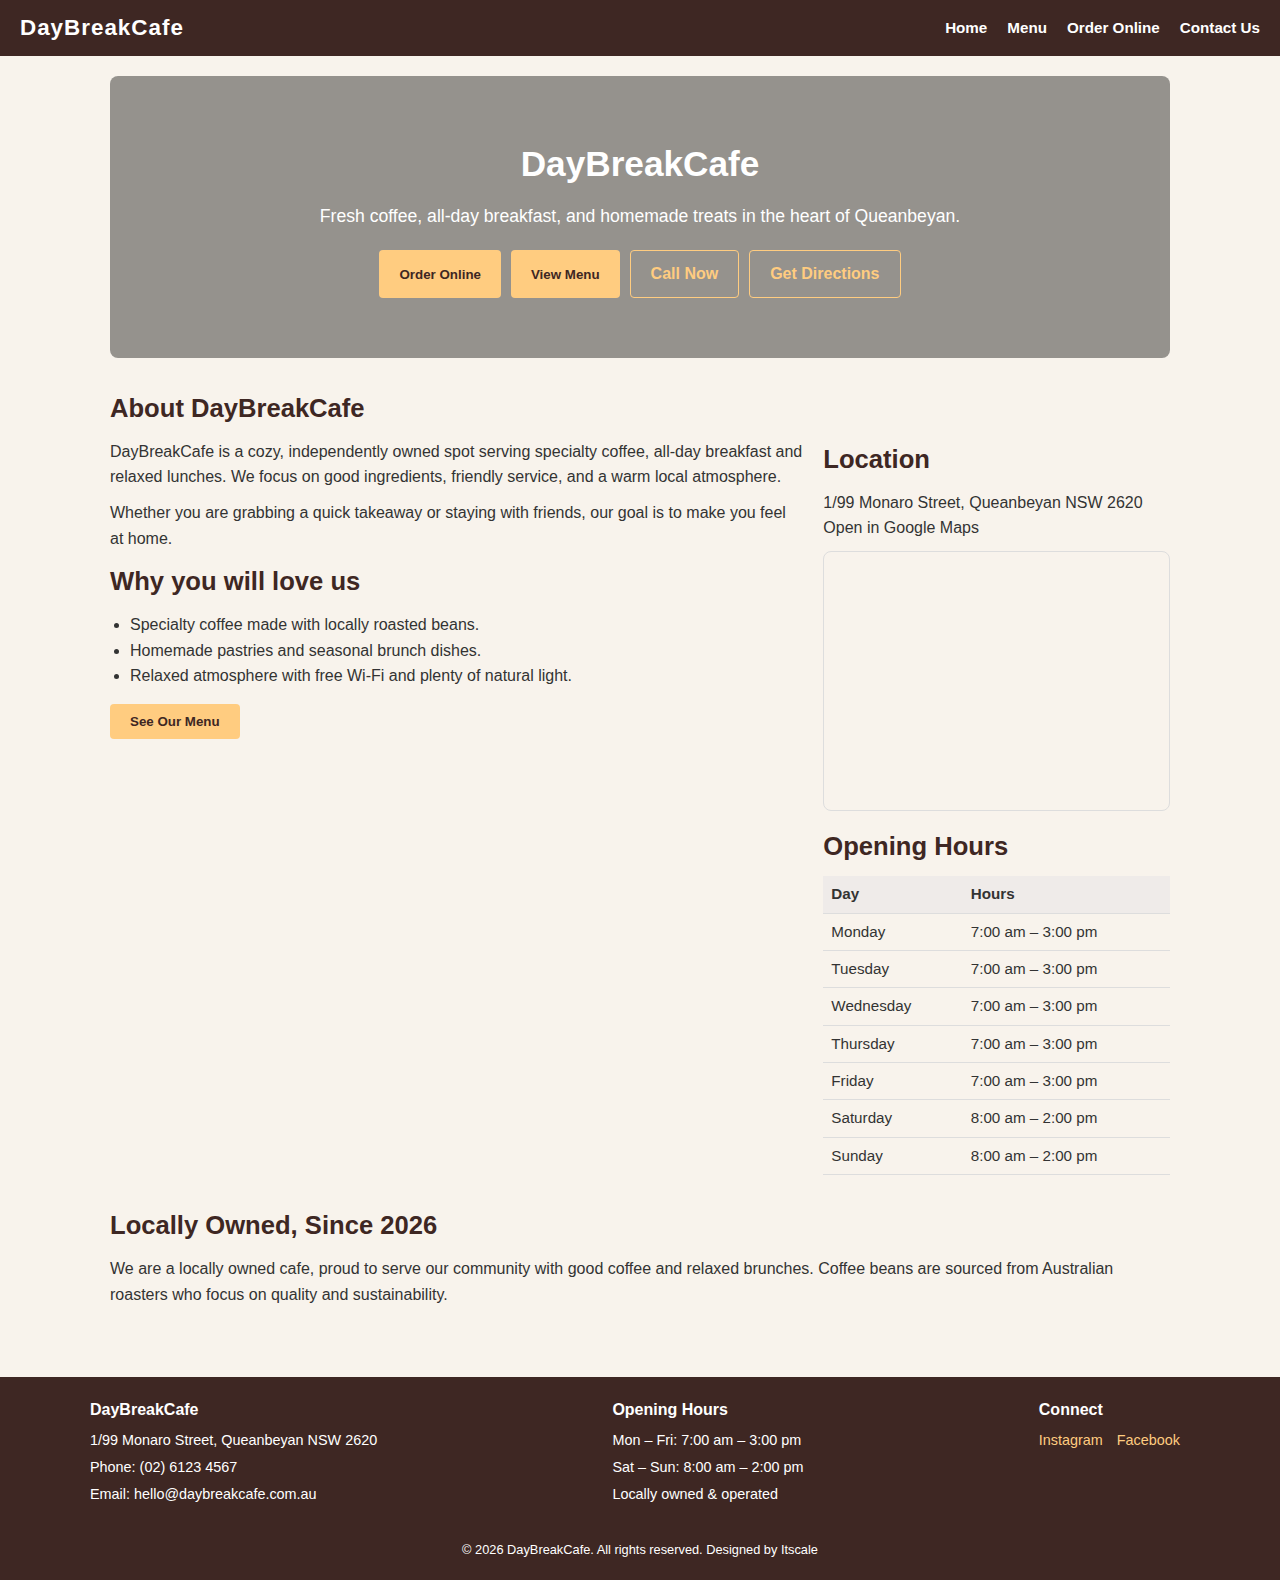
<file: index.html>
<!DOCTYPE html>
<html lang="en">
<head>
  <meta charset="UTF-8">
  <title>Fresh Coffee & Breakfast | DayBreakCafe</title>
  <meta name="description" content="DayBreakCafe in Queanbeyan – fresh coffee, all-day breakfast, and homemade treats in a relaxed local space. View our menu or get directions today.">
  <meta name="viewport" content="width=device-width, initial-scale=1.0">
  <link rel="stylesheet" href="css/reset.css">
  <link rel="stylesheet" href="css/style.css">
</head>
<body>

<header>
  <div class="logo">DayBreakCafe</div>
  <button class="nav-toggle" aria-label="Toggle navigation" onclick="toggleNav()">☰</button>
  <nav>
    <ul id="nav-menu">
      <li><a href="index.html">Home</a></li>
      <li><a href="menu.html">Menu</a></li>
      <li><a href="order.html">Order Online</a></li>
      <li><a href="contact.html">Contact Us</a></li>
    </ul>
  </nav>
</header>

<main>
  <section class="hero" aria-label="DayBreakCafe hero">
    <div class="hero-content">
      <h1>DayBreakCafe</h1>
      <p>Fresh coffee, all-day breakfast, and homemade treats in the heart of Queanbeyan.</p>

      <div class="hero-cta-row">
        <button class="btn" onclick="window.location.href='order.html'">
          Order Online
        </button>
        <button class="btn" onclick="window.location.href='menu.html'">
          View Menu
        </button>
        <a class="btn btn-outline" href="tel:+61261234567">
          Call Now
        </a>
        <a class="btn btn-outline" href="https://www.google.com/maps/place/1%2F99+Monaro+St,+Queanbeyan+NSW+2620" target="_blank" rel="noopener">
          Get Directions
        </a>
      </div>
    </div>
  </section>

  <section>
    <h2>About DayBreakCafe</h2>
    <div class="about-grid">
      <div>
        <p class="section-text">
          DayBreakCafe is a cozy, independently owned spot serving specialty coffee, all-day breakfast and relaxed lunches.
          We focus on good ingredients, friendly service, and a warm local atmosphere.
        </p>
        <p class="section-text">
          Whether you are grabbing a quick takeaway or staying with friends, our goal is to make you feel at home.
        </p>

        <h2>Why you will love us</h2>
        <ul class="usp-list">
          <li>Specialty coffee made with locally roasted beans.</li>
          <li>Homemade pastries and seasonal brunch dishes.</li>
          <li>Relaxed atmosphere with free Wi‑Fi and plenty of natural light.</li>
        </ul>

        <button class="btn" style="margin-top:15px;" onclick="window.location.href='menu.html'">
          See Our Menu
        </button>
      </div>

      <div>
        <h2>Location</h2>
        <p>1/99 Monaro Street, Queanbeyan NSW 2620</p>
        <p>
          <a href="https://www.google.com/maps/place/1%2F99+Monaro+St,+Queanbeyan+NSW+2620" target="_blank" rel="noopener">
            Open in Google Maps
          </a>
        </p>
        <div class="map-container" aria-label="Map showing approximate location of DayBreakCafe">
          <iframe
            src="https://www.google.com/maps?q=1%2F99+Monaro+St,+Queanbeyan+NSW+2620&output=embed"
            loading="lazy"
            referrerpolicy="no-referrer-when-downgrade"
            title="DayBreakCafe on Google Maps">
          </iframe>
        </div>

        <h2 style="margin-top:15px;">Opening Hours</h2>
        <table class="hours-table">
          <tr><th>Day</th><th>Hours</th></tr>
          <tr><td>Monday</td><td>7:00 am – 3:00 pm</td></tr>
          <tr><td>Tuesday</td><td>7:00 am – 3:00 pm</td></tr>
          <tr><td>Wednesday</td><td>7:00 am – 3:00 pm</td></tr>
          <tr><td>Thursday</td><td>7:00 am – 3:00 pm</td></tr>
          <tr><td>Friday</td><td>7:00 am – 3:00 pm</td></tr>
          <tr><td>Saturday</td><td>8:00 am – 2:00 pm</td></tr>
          <tr><td>Sunday</td><td>8:00 am – 2:00 pm</td></tr>
        </table>
      </div>
    </div>
  </section>

  <section aria-label="Customer trust">
    <h2>Locally Owned, Since 2026</h2>
    <p class="section-text">
      We are a locally owned cafe, proud to serve our community with good coffee and relaxed brunches.
      Coffee beans are sourced from Australian roasters who focus on quality and sustainability.
    </p>
    
  </section>
</main>

<footer>
  <div class="footer-inner">
    <div class="footer-section">
      <h3>DayBreakCafe</h3>
      <p>1/99 Monaro Street, Queanbeyan NSW 2620</p>
      <p>Phone: <a href="tel:+61261234567">(02) 6123 4567</a></p>
      <p>Email: <a href="mailto:hello@daybreakcafe.com.au">hello@daybreakcafe.com.au</a></p>
    </div>
    <div class="footer-section">
      <h3>Opening Hours</h3>
      <p>Mon – Fri: 7:00 am – 3:00 pm</p>
      <p>Sat – Sun: 8:00 am – 2:00 pm</p>
      <p>Locally owned &amp; operated</p>
    </div>
    <div class="footer-section">
      <h3>Connect</h3>
      <div class="social-links">
        <a href="#" target="_blank" rel="noopener">Instagram</a>
        <a href="#" target="_blank" rel="noopener">Facebook</a>
      </div>
    </div>
    <div class="footer-bottom">
      © 2026 DayBreakCafe. All rights reserved.
      <a href="https://itscale.com.au/" target="_blank" rel="noopener">Designed by Itscale</a>
    </div>
      
      
  
  </div>
</footer>

<script>
  function toggleNav() {
    var menu = document.getElementById('nav-menu');
    menu.classList.toggle('show');
  }
</script>

</body>
</html>
</file>
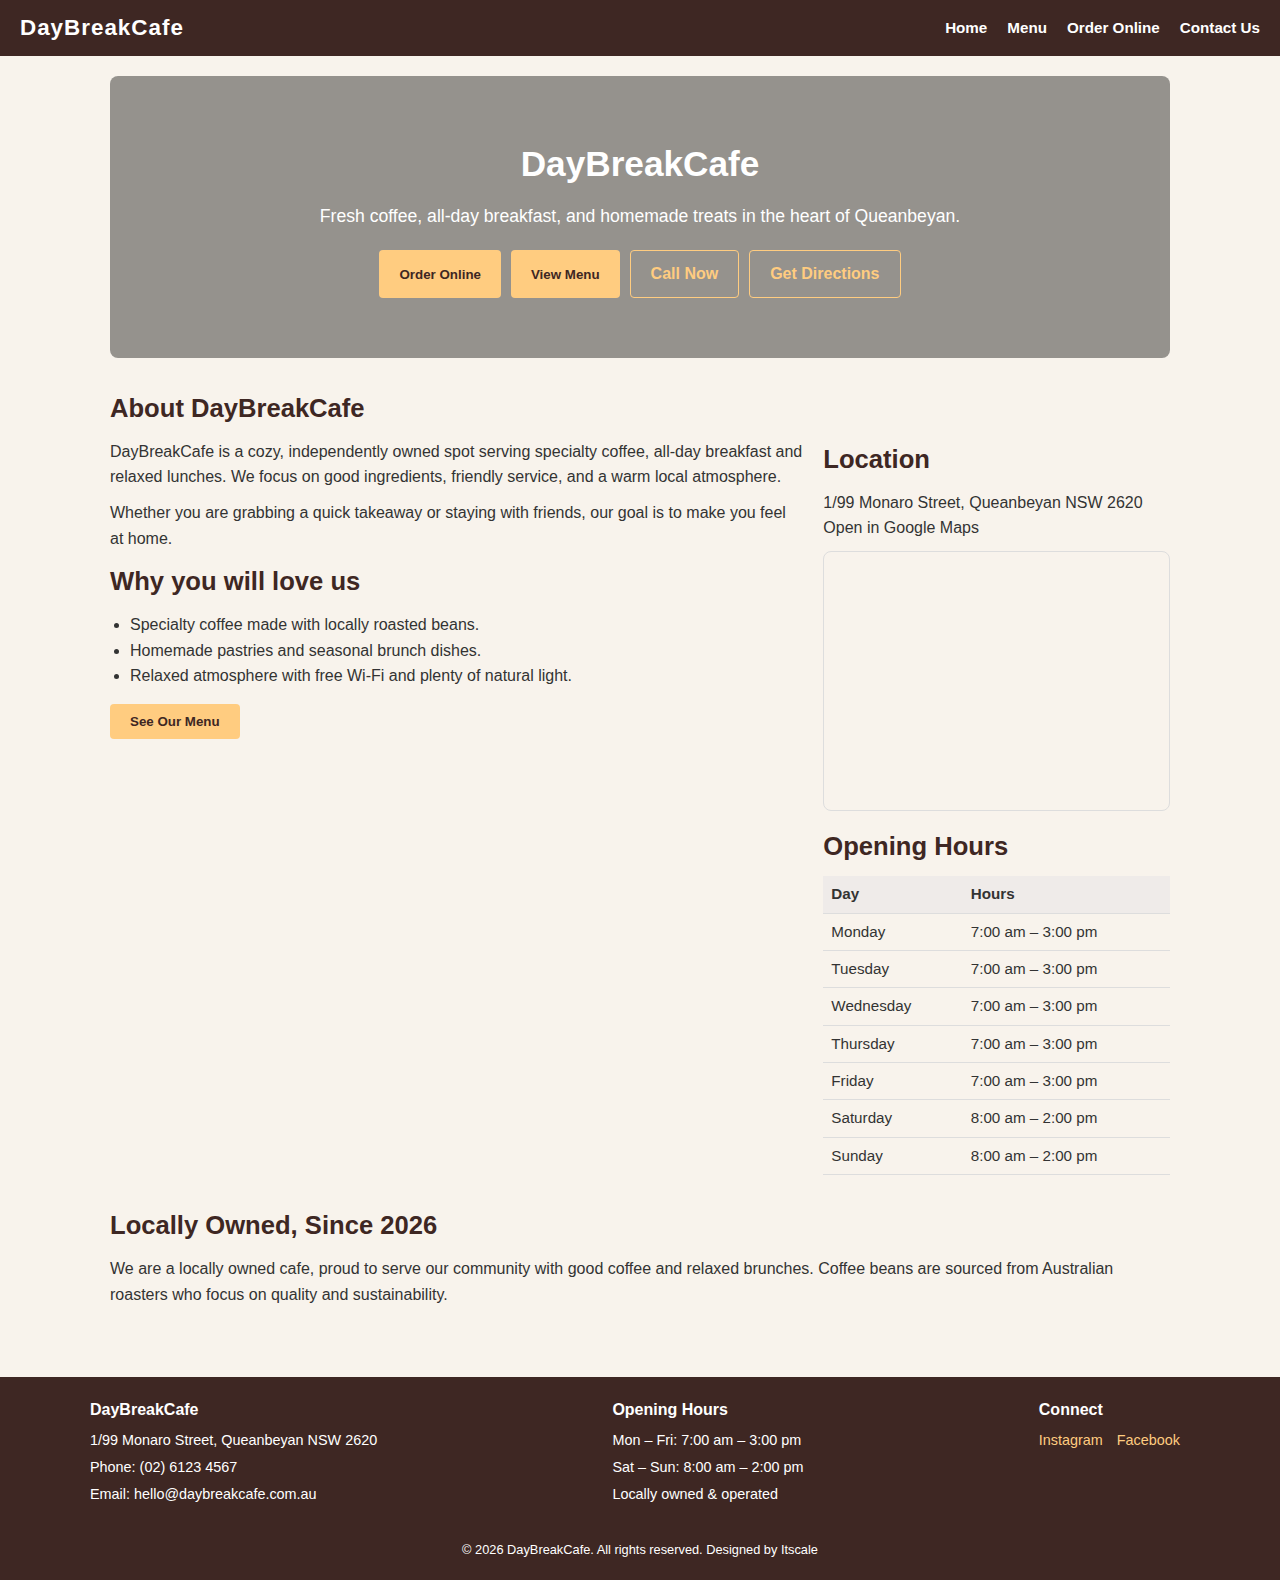
<file: admin.html>
<!DOCTYPE html>
<html lang="en">
<head>
<meta charset="UTF-8">
<title>Admin | DayBreak Cafe Orders</title>
<meta name="viewport" content="width=device-width, initial-scale=1.0">
<link rel="stylesheet" href="css/reset.css">
<link rel="stylesheet" href="css/style.css">
<style>
body { font-family: Arial, sans-serif; padding: 20px; background:#f9fafb; }
h2 { margin-bottom: 20px; }
.card { background: #fff; padding: 20px; border-radius: 12px; box-shadow: 0 4px 12px rgba(0,0,0,0.05); margin-bottom: 20px; }
button { background: #ef4444; color: #fff; border: none; padding: 5px 12px; border-radius: 6px; cursor: pointer; }
button:hover { background: #b91c1c; }
table { width: 100%; border-collapse: collapse; margin-top: 10px; }
th, td { border: 1px solid #ddd; padding: 8px; text-align: left; }
th { background: #f3f4f6; }
</style>
</head>
<body>

<h2>DayBreak Cafe - Admin Orders</h2>

<div class="card" id="ordersSection">
  <table>
    <thead>
      <tr>
        <th>Order #</th>
        <th>Name</th>
        <th>Phone</th>
        <th>Items</th>
        <th>Total</th>
        <th>Time</th>
        <th>Status</th>
        <th>Action</th>
      </tr>
    </thead>
    <tbody id="ordersTable"></tbody>
  </table>
</div>

<script>
// Basic Password Security
const password = prompt("Enter Admin Password:");
if(password !== "DayBreak123") { alert("Wrong password!"); window.location.href="index.html"; }

// Load orders from localStorage
function loadOrders() {
  const orders = JSON.parse(localStorage.getItem("daybreakOrders"))||[];
  const tbody = document.getElementById("ordersTable");
  tbody.innerHTML = "";
  orders.forEach((order,index) => {
    tbody.innerHTML += `
      <tr>
        <td>${order.orderNumber}</td>
        <td>${order.customerName}</td>
        <td>${order.customerPhone}</td>
        <td>${order.items.map(i=>i.name+" ($"+i.price.toFixed(2)+")").join(", ")}</td>
        <td>$${order.total.toFixed(2)}</td>
        <td>${order.time}</td>
        <td>${order.status}</td>
        <td><button onclick="deleteOrder(${index})">Delete</button></td>
      </tr>
    `;
  });
}

function deleteOrder(index){
  const orders = JSON.parse(localStorage.getItem("daybreakOrders"))||[];
  orders.splice(index,1);
  localStorage.setItem("daybreakOrders",JSON.stringify(orders));
  loadOrders();
}

loadOrders();
</script>
</body>
</html>
</file>
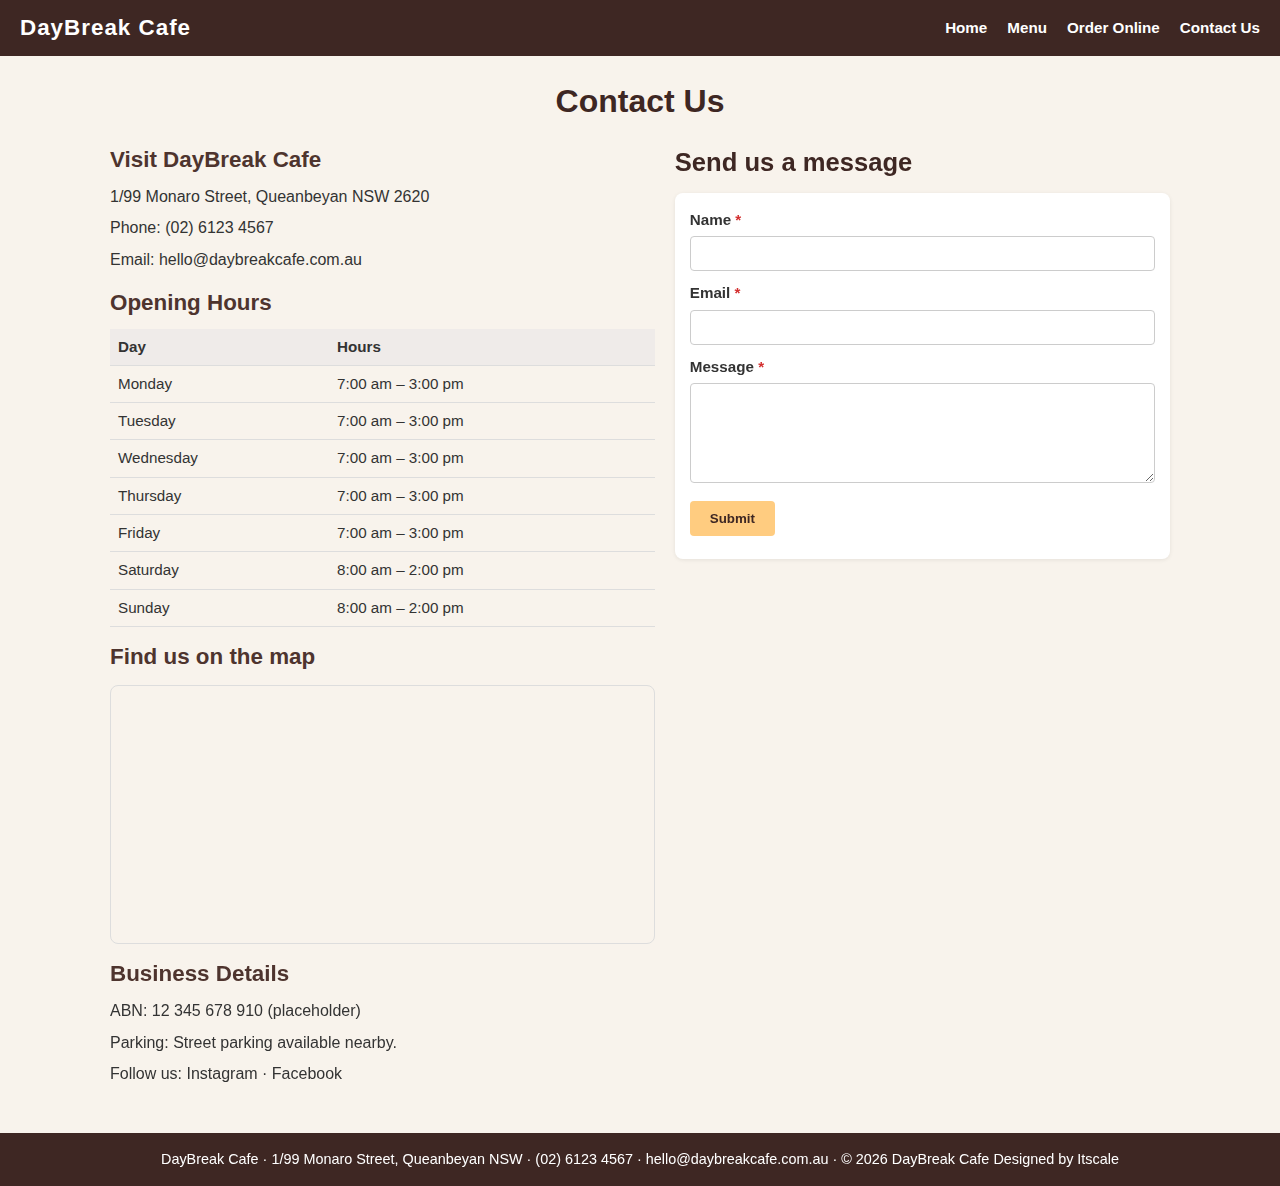
<file: contact.html>
<!DOCTYPE html>
<html lang="en">
<head>
  <meta charset="UTF-8">
  <title>Contact Us | DayBreakCafe</title>
  <meta name="description" content="Contact DayBreak Cafe in Queanbeyan – get in touch, check our opening hours, or find us on the map.">
  <meta name="viewport" content="width=device-width, initial-scale=1.0">
  <link rel="stylesheet" href="css/reset.css">
  <link rel="stylesheet" href="css/style.css">
  <link rel="stylesheet" href="css/contact.css">
</head>
<body>

<header>
  <div class="logo">DayBreak Cafe</div>
  <button class="nav-toggle" aria-label="Toggle navigation" onclick="toggleNav()">☰</button>
  <nav>
    <ul id="nav-menu">
      <li><a href="index.html">Home</a></li>
      <li><a href="menu.html">Menu</a></li>
      <li><a href="order.html">Order Online</a></li>
      <li><a href="contact.html">Contact Us</a></li>
    </ul>
  </nav>
</header>

<main>
  <h1>Contact Us</h1>

  <div class="contact-grid">
    <!-- Contact info + map -->
    <div class="info-block">
      <h2>Visit DayBreak Cafe</h2>
      <p>1/99 Monaro Street, Queanbeyan NSW 2620</p>
      <p>Phone: <a href="tel:+61261234567">(02) 6123 4567</a></p>
      <p>Email: <a href="mailto:hello@daybreakcafe.com.au">hello@daybreakcafe.com.au</a></p>

      <h2 style="margin-top:12px;">Opening Hours</h2>
      <table class="hours-table">
        <tr><th>Day</th><th>Hours</th></tr>
        <tr><td>Monday</td><td>7:00 am – 3:00 pm</td></tr>
        <tr><td>Tuesday</td><td>7:00 am – 3:00 pm</td></tr>
        <tr><td>Wednesday</td><td>7:00 am – 3:00 pm</td></tr>
        <tr><td>Thursday</td><td>7:00 am – 3:00 pm</td></tr>
        <tr><td>Friday</td><td>7:00 am – 3:00 pm</td></tr>
        <tr><td>Saturday</td><td>8:00 am – 2:00 pm</td></tr>
        <tr><td>Sunday</td><td>8:00 am – 2:00 pm</td></tr>
      </table>

      <h2 style="margin-top:12px;">Find us on the map</h2>
      <div class="map-container" aria-label="Map showing DayBreak Cafe">
        <iframe
          src="https://www.google.com/maps?q=1%2F99+Monaro+St,+Queanbeyan+NSW+2620&output=embed"
          loading="lazy"
          referrerpolicy="no-referrer-when-downgrade"
          title="DayBreak Cafe on Google Maps">
        </iframe>
      </div>

      <h2 style="margin-top:12px;">Business Details</h2>
      <p>ABN: 12 345 678 910 (placeholder)</p>
      <p>Parking: Street parking available nearby.</p>
      <p>
        Follow us:
        <a href="#" target="_blank" rel="noopener">Instagram</a> ·
        <a href="#" target="_blank" rel="noopener">Facebook</a>
      </p>
    </div>

    <!-- Contact form -->
    <div>
      <h2>Send us a message</h2>
      <form id="contact-form" novalidate>
        <label for="name">Name <span class="required">*</span></label>
        <input type="text" id="name" name="name" aria-required="true">

        <label for="email">Email <span class="required">*</span></label>
        <input type="email" id="email" name="email" aria-required="true">

        <label for="message">Message <span class="required">*</span></label>
        <textarea id="message" name="message" aria-required="true"></textarea>

        <button type="submit" class="btn">Submit</button>
        <div id="form-message" class="form-message" aria-live="polite"></div>
      </form>
    </div>
  </div>
</main>

<footer>
  DayBreak Cafe · 1/99 Monaro Street, Queanbeyan NSW ·
  <a href="tel:+61261234567">(02) 6123 4567</a> ·
  <a href="mailto:hello@daybreakcafe.com.au">hello@daybreakcafe.com.au</a> ·
  © 2026 DayBreak Cafe
  <a href="https://itscale.com.au/" target="_blank" rel="noopener">Designed by Itscale</a>
</footer>

<script>
  function toggleNav() {
    var menu = document.getElementById('nav-menu');
    menu.classList.toggle('show');
  }

  // Simple client-side form validation + success message
  document.getElementById('contact-form').addEventListener('submit', function (e) {
    e.preventDefault();

    var name = document.getElementById('name').value.trim();
    var email = document.getElementById('email').value.trim();
    var message = document.getElementById('message').value.trim();
    var msgBox = document.getElementById('form-message');

    msgBox.textContent = '';
    msgBox.className = 'form-message';

    if (!name || !email || !message) {
      msgBox.textContent = 'Please fill in all required fields.';
      msgBox.classList.add('error');
      return;
    }

    var emailPattern = /^[^@\s]+@[^@\s]+\.[^@\s]+$/;
    if (!emailPattern.test(email)) {
      msgBox.textContent = 'Please enter a valid email address.';
      msgBox.classList.add('error');
      return;
    }

    // Simulate success – in production, hook this up to a backend or email service
    msgBox.textContent = 'Thank you for your message. We will get back to you soon.';
    msgBox.classList.add('success');

    // Optionally clear the form
    document.getElementById('name').value = '';
    document.getElementById('email').value = '';
    document.getElementById('message').value = '';
  });
</script>

</body>
</html>
</file>
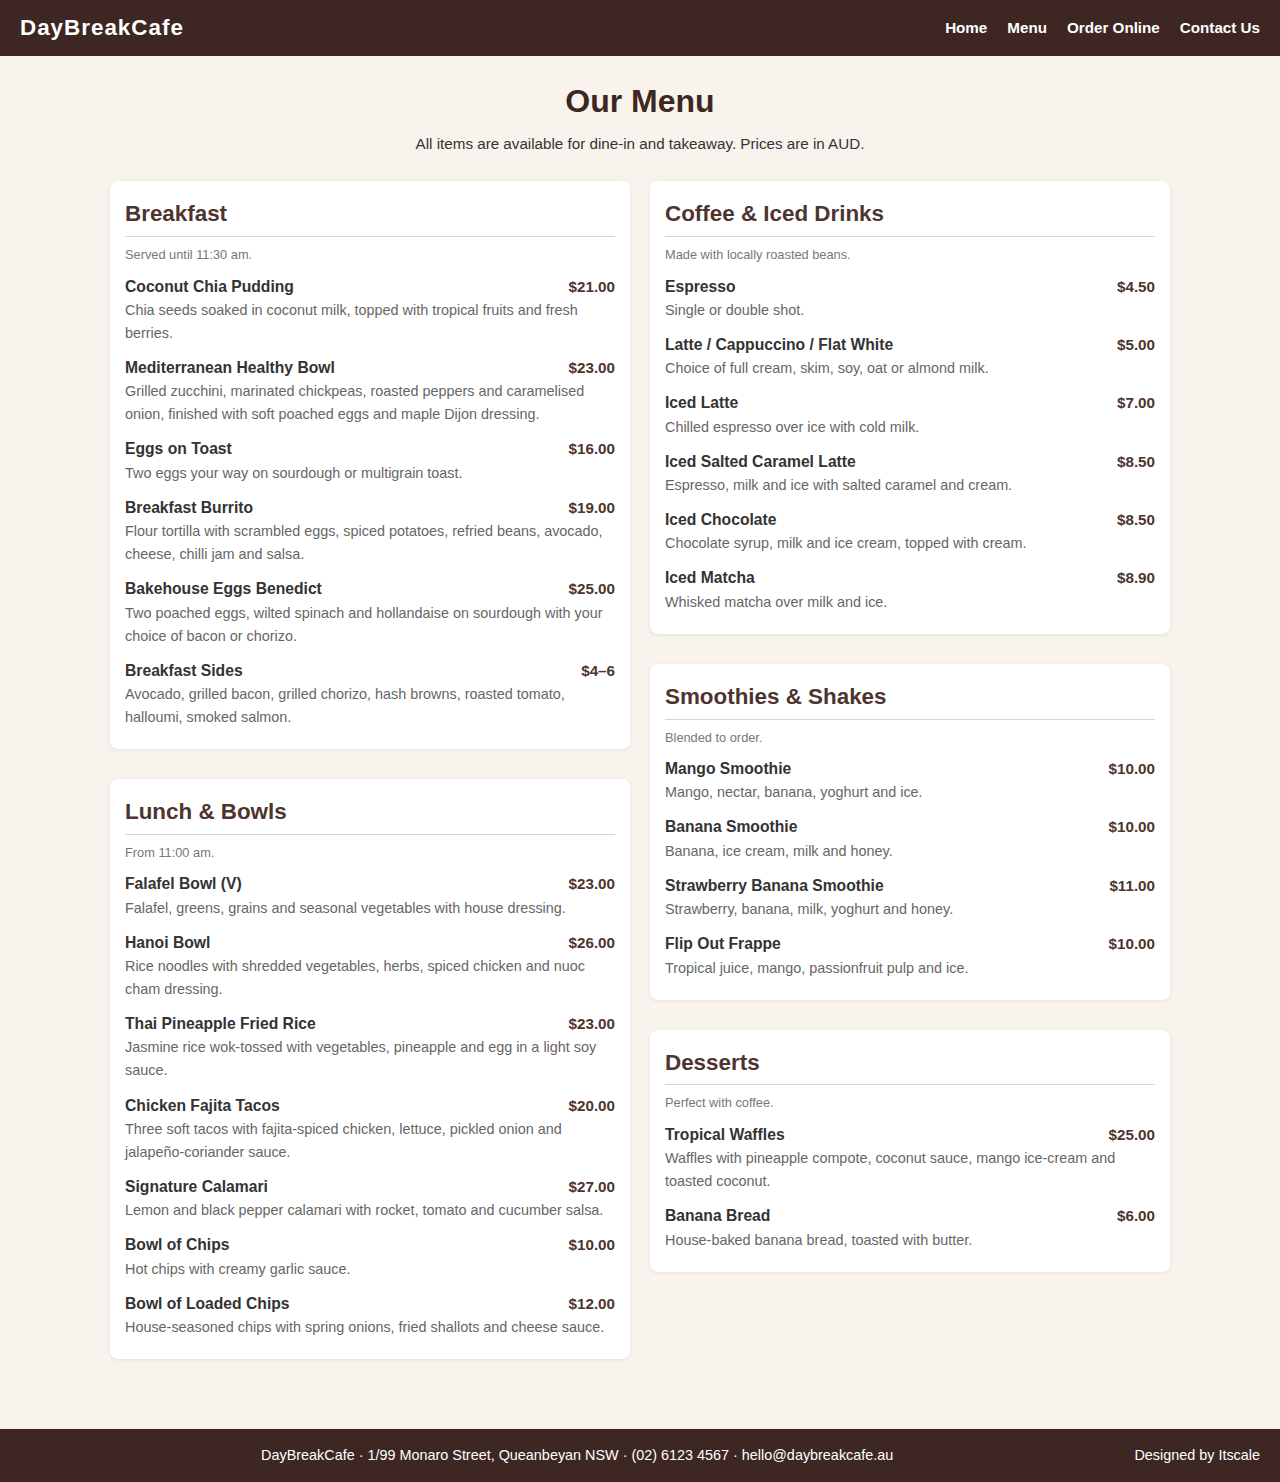
<file: menu.html>
<!DOCTYPE html>
<html lang="en">
<head>
  <meta charset="UTF-8">
  <title>Menu | DayBreakCafe</title>
  <meta name="description" content="DayBreakCafe menu – specialty coffee, breakfast, lunch and drinks in Queanbeyan.">
  <meta name="viewport" content="width=device-width, initial-scale=1.0">
  <link rel="stylesheet" href="css/reset.css">
  <link rel="stylesheet" href="css/style.css">
  <link rel="stylesheet" href="css/menu.css">
</head>

<body>

<header>
  <div class="logo">DayBreakCafe</div>
  <div class="nav-toggle" onclick="toggleNav()">☰</div>
  <nav>
    <ul id="nav-menu">
      <li><a href="index.html">Home</a></li>
      <li><a href="menu.html">Menu</a></li>
      <li><a href="order.html">Order Online</a></li>
      <li><a href="contact.html">Contact Us</a></li>
    </ul>
  </nav>
</header>

<main>
  <h1>Our Menu</h1>
  <p class="intro">All items are available for dine‑in and takeaway. Prices are in AUD.</p>

  <div class="menu-grid">

    <!-- LEFT COLUMN: Breakfast + Lunch -->
    <div>
      <!-- Breakfast -->
      <section class="menu-section">
        <h2>Breakfast</h2>
        <small>Served until 11:30 am.</small>

        <div class="menu-item">
          <div class="menu-item-header">
            <span class="item-name">Coconut Chia Pudding</span>
            <span class="item-price">$21.00</span>
          </div>
          <p class="item-desc">
            Chia seeds soaked in coconut milk, topped with tropical fruits and fresh berries.
          </p>
        </div>

        <div class="menu-item">
          <div class="menu-item-header">
            <span class="item-name">Mediterranean Healthy Bowl</span>
            <span class="item-price">$23.00</span>
          </div>
          <p class="item-desc">
            Grilled zucchini, marinated chickpeas, roasted peppers and caramelised onion, finished with soft poached eggs and maple Dijon dressing.
          </p>
        </div>

        <div class="menu-item">
          <div class="menu-item-header">
            <span class="item-name">Eggs on Toast</span>
            <span class="item-price">$16.00</span>
          </div>
          <p class="item-desc">
            Two eggs your way on sourdough or multigrain toast.
          </p>
        </div>

        <div class="menu-item">
          <div class="menu-item-header">
            <span class="item-name">Breakfast Burrito</span>
            <span class="item-price">$19.00</span>
          </div>
          <p class="item-desc">
            Flour tortilla with scrambled eggs, spiced potatoes, refried beans, avocado, cheese, chilli jam and salsa.
          </p>
        </div>

        <div class="menu-item">
          <div class="menu-item-header">
            <span class="item-name">Bakehouse Eggs Benedict</span>
            <span class="item-price">$25.00</span>
          </div>
          <p class="item-desc">
            Two poached eggs, wilted spinach and hollandaise on sourdough with your choice of bacon or chorizo.
          </p>
        </div>

        <div class="menu-item">
          <div class="menu-item-header">
            <span class="item-name">Breakfast Sides</span>
            <span class="item-price">$4–6</span>
          </div>
          <p class="item-desc">
            Avocado, grilled bacon, grilled chorizo, hash browns, roasted tomato, halloumi, smoked salmon.
          </p>
        </div>
      </section>

      <!-- Lunch & Bowls -->
      <section class="menu-section">
        <h2>Lunch &amp; Bowls</h2>
        <small>From 11:00 am.</small>

        <div class="menu-item">
          <div class="menu-item-header">
            <span class="item-name">Falafel Bowl (V)</span>
            <span class="item-price">$23.00</span>
          </div>
          <p class="item-desc">
            Falafel, greens, grains and seasonal vegetables with house dressing.
          </p>
        </div>

        <div class="menu-item">
          <div class="menu-item-header">
            <span class="item-name">Hanoi Bowl</span>
            <span class="item-price">$26.00</span>
          </div>
          <p class="item-desc">
            Rice noodles with shredded vegetables, herbs, spiced chicken and nuoc cham dressing.
          </p>
        </div>

        <div class="menu-item">
          <div class="menu-item-header">
            <span class="item-name">Thai Pineapple Fried Rice</span>
            <span class="item-price">$23.00</span>
          </div>
          <p class="item-desc">
            Jasmine rice wok‑tossed with vegetables, pineapple and egg in a light soy sauce.
          </p>
        </div>

        <div class="menu-item">
          <div class="menu-item-header">
            <span class="item-name">Chicken Fajita Tacos</span>
            <span class="item-price">$20.00</span>
          </div>
          <p class="item-desc">
            Three soft tacos with fajita‑spiced chicken, lettuce, pickled onion and jalapeño‑coriander sauce.
          </p>
        </div>

        <div class="menu-item">
          <div class="menu-item-header">
            <span class="item-name">Signature Calamari</span>
            <span class="item-price">$27.00</span>
          </div>
          <p class="item-desc">
            Lemon and black pepper calamari with rocket, tomato and cucumber salsa.
          </p>
        </div>

        <div class="menu-item">
          <div class="menu-item-header">
            <span class="item-name">Bowl of Chips</span>
            <span class="item-price">$10.00</span>
          </div>
          <p class="item-desc">
            Hot chips with creamy garlic sauce.
          </p>
        </div>

        <div class="menu-item">
          <div class="menu-item-header">
            <span class="item-name">Bowl of Loaded Chips</span>
            <span class="item-price">$12.00</span>
          </div>
          <p class="item-desc">
            House‑seasoned chips with spring onions, fried shallots and cheese sauce.
          </p>
        </div>
      </section>
    </div>

    <!-- RIGHT COLUMN: Coffee + Smoothies + Desserts -->
    <div>
      <!-- Coffee & Iced Drinks -->
      <section class="menu-section">
        <h2>Coffee &amp; Iced Drinks</h2>
        <small>Made with locally roasted beans.</small>

        <div class="menu-item">
          <div class="menu-item-header">
            <span class="item-name">Espresso</span>
            <span class="item-price">$4.50</span>
          </div>
          <p class="item-desc">Single or double shot.</p>
        </div>

        <div class="menu-item">
          <div class="menu-item-header">
            <span class="item-name">Latte / Cappuccino / Flat White</span>
            <span class="item-price">$5.00</span>
          </div>
          <p class="item-desc">
            Choice of full cream, skim, soy, oat or almond milk.
          </p>
        </div>

        <div class="menu-item">
          <div class="menu-item-header">
            <span class="item-name">Iced Latte</span>
            <span class="item-price">$7.00</span>
          </div>
          <p class="item-desc">
            Chilled espresso over ice with cold milk.
          </p>
        </div>

        <div class="menu-item">
          <div class="menu-item-header">
            <span class="item-name">Iced Salted Caramel Latte</span>
            <span class="item-price">$8.50</span>
          </div>
          <p class="item-desc">
            Espresso, milk and ice with salted caramel and cream.
          </p>
        </div>

        <div class="menu-item">
          <div class="menu-item-header">
            <span class="item-name">Iced Chocolate</span>
            <span class="item-price">$8.50</span>
          </div>
          <p class="item-desc">
            Chocolate syrup, milk and ice cream, topped with cream.
          </p>
        </div>

        <div class="menu-item">
          <div class="menu-item-header">
            <span class="item-name">Iced Matcha</span>
            <span class="item-price">$8.90</span>
          </div>
          <p class="item-desc">
            Whisked matcha over milk and ice.
          </p>
        </div>
      </section>

      <!-- Smoothies & Shakes -->
      <section class="menu-section">
        <h2>Smoothies &amp; Shakes</h2>
        <small>Blended to order.</small>

        <div class="menu-item">
          <div class="menu-item-header">
            <span class="item-name">Mango Smoothie</span>
            <span class="item-price">$10.00</span>
          </div>
          <p class="item-desc">
            Mango, nectar, banana, yoghurt and ice.
          </p>
        </div>

        <div class="menu-item">
          <div class="menu-item-header">
            <span class="item-name">Banana Smoothie</span>
            <span class="item-price">$10.00</span>
          </div>
          <p class="item-desc">
            Banana, ice cream, milk and honey.
          </p>
        </div>

        <div class="menu-item">
          <div class="menu-item-header">
            <span class="item-name">Strawberry Banana Smoothie</span>
            <span class="item-price">$11.00</span>
          </div>
          <p class="item-desc">
            Strawberry, banana, milk, yoghurt and honey.
          </p>
        </div>

        <div class="menu-item">
          <div class="menu-item-header">
            <span class="item-name">Flip Out Frappe</span>
            <span class="item-price">$10.00</span>
          </div>
          <p class="item-desc">
            Tropical juice, mango, passionfruit pulp and ice.
          </p>
        </div>
      </section>

      <!-- Desserts -->
      <section class="menu-section">
        <h2>Desserts</h2>
        <small>Perfect with coffee.</small>

        <div class="menu-item">
          <div class="menu-item-header">
            <span class="item-name">Tropical Waffles</span>
            <span class="item-price">$25.00</span>
          </div>
          <p class="item-desc">
            Waffles with pineapple compote, coconut sauce, mango ice‑cream and toasted coconut.
          </p>
        </div>

        <div class="menu-item">
          <div class="menu-item-header">
            <span class="item-name">Banana Bread</span>
            <span class="item-price">$6.00</span>
          </div>
          <p class="item-desc">
            House‑baked banana bread, toasted with butter.
          </p>
        </div>
      </section>
    </div>
  </div>
</main>

<footer>
  DayBreakCafe · 1/99 Monaro Street, Queanbeyan NSW · (02) 6123 4567 ·
  <a href="mailto:hello@daybreakcafe.com.au">hello@daybreakcafe.au</a>
  <a href="https://itscale.com.au/" target="_blank" rel="noopener" style="float: right;">Designed by Itscale</a>
</footer>

<script>
  function toggleNav() {
    var menu = document.getElementById('nav-menu');
    menu.classList.toggle('show');
  }
</script>

</body>
</html>
</file>
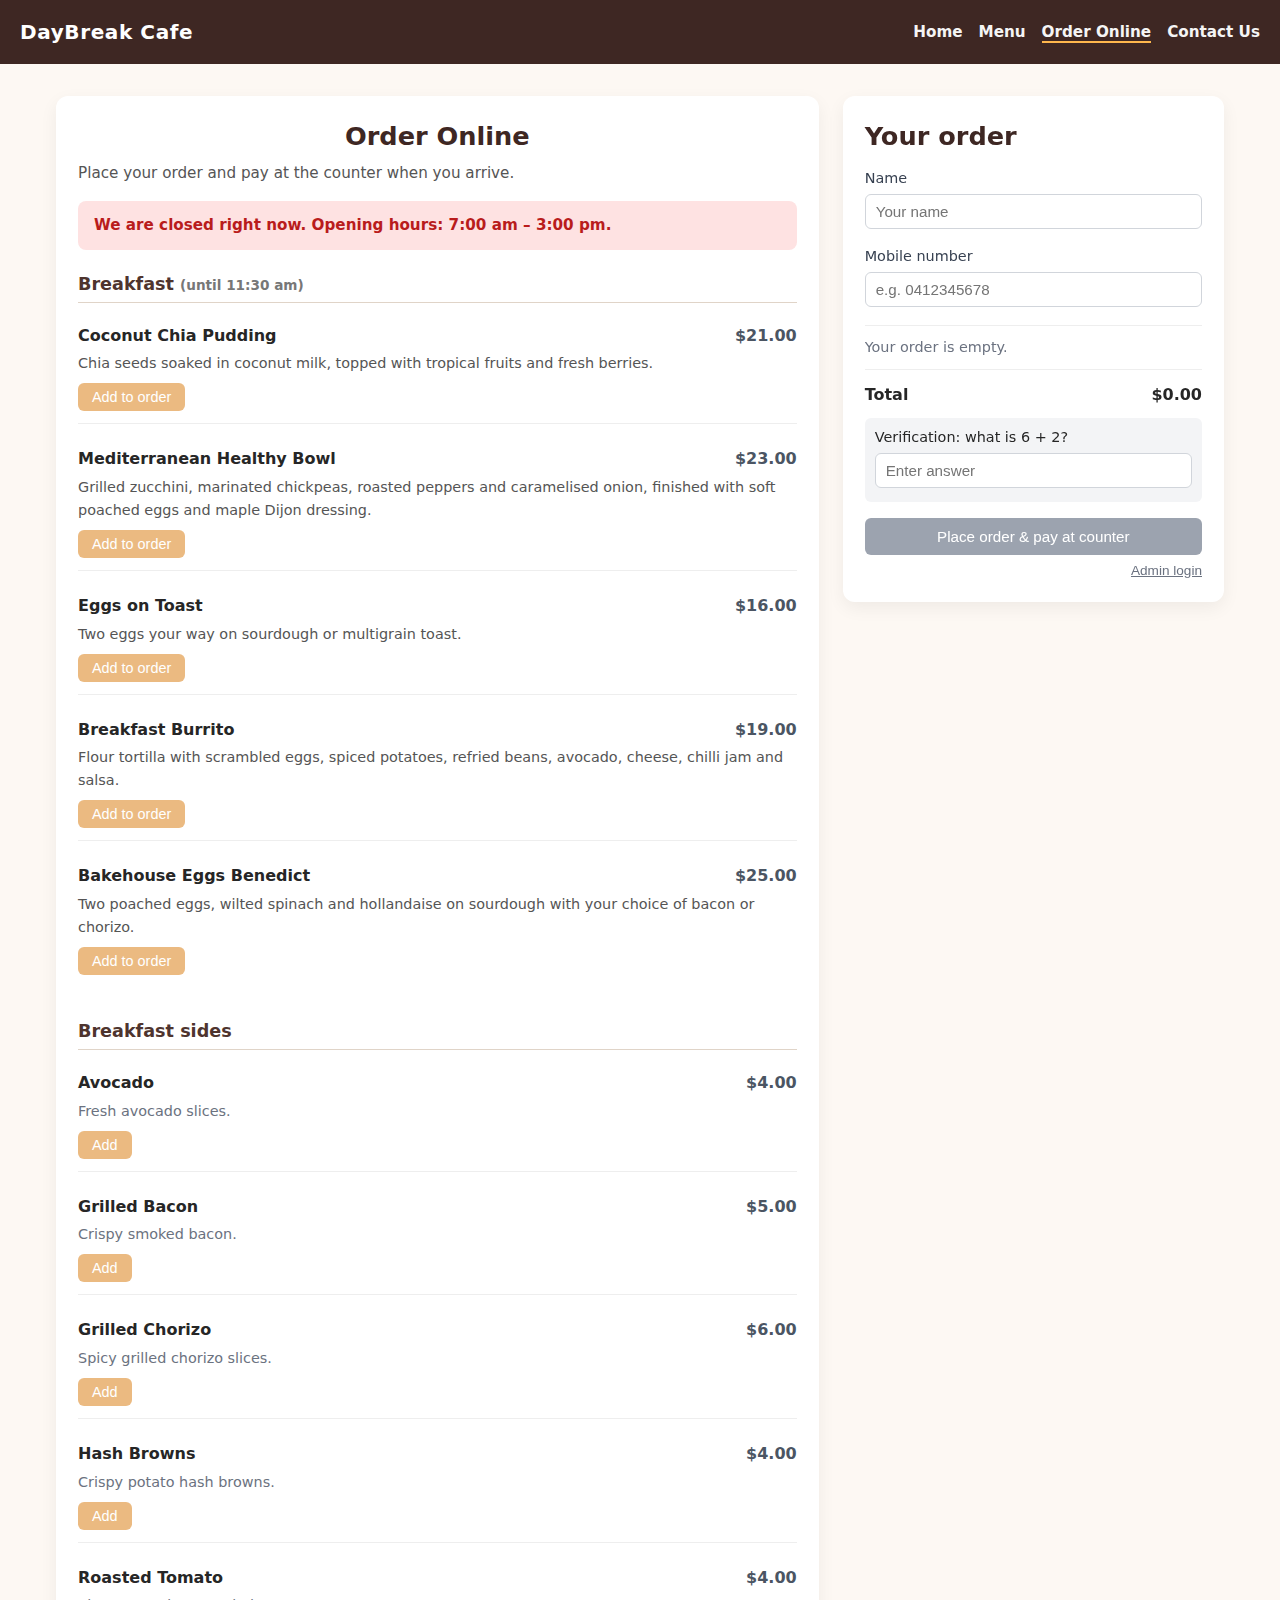
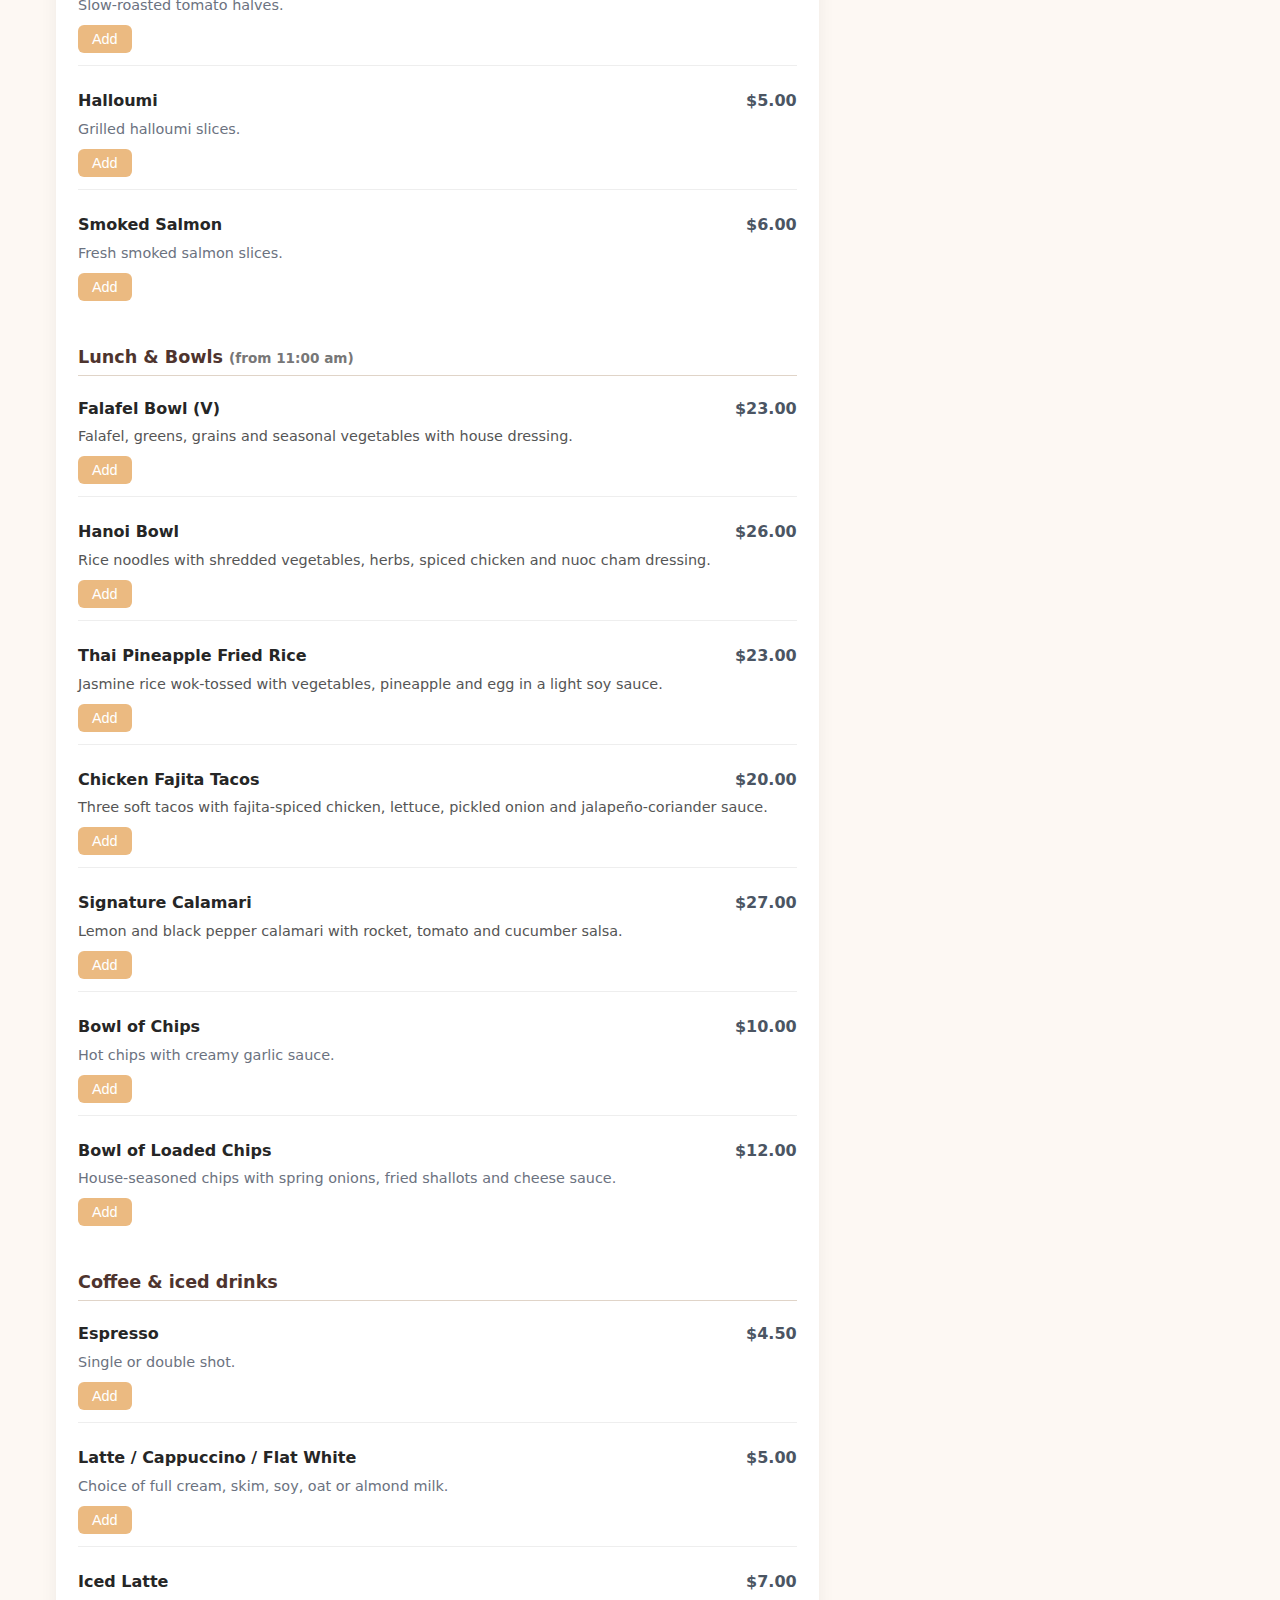
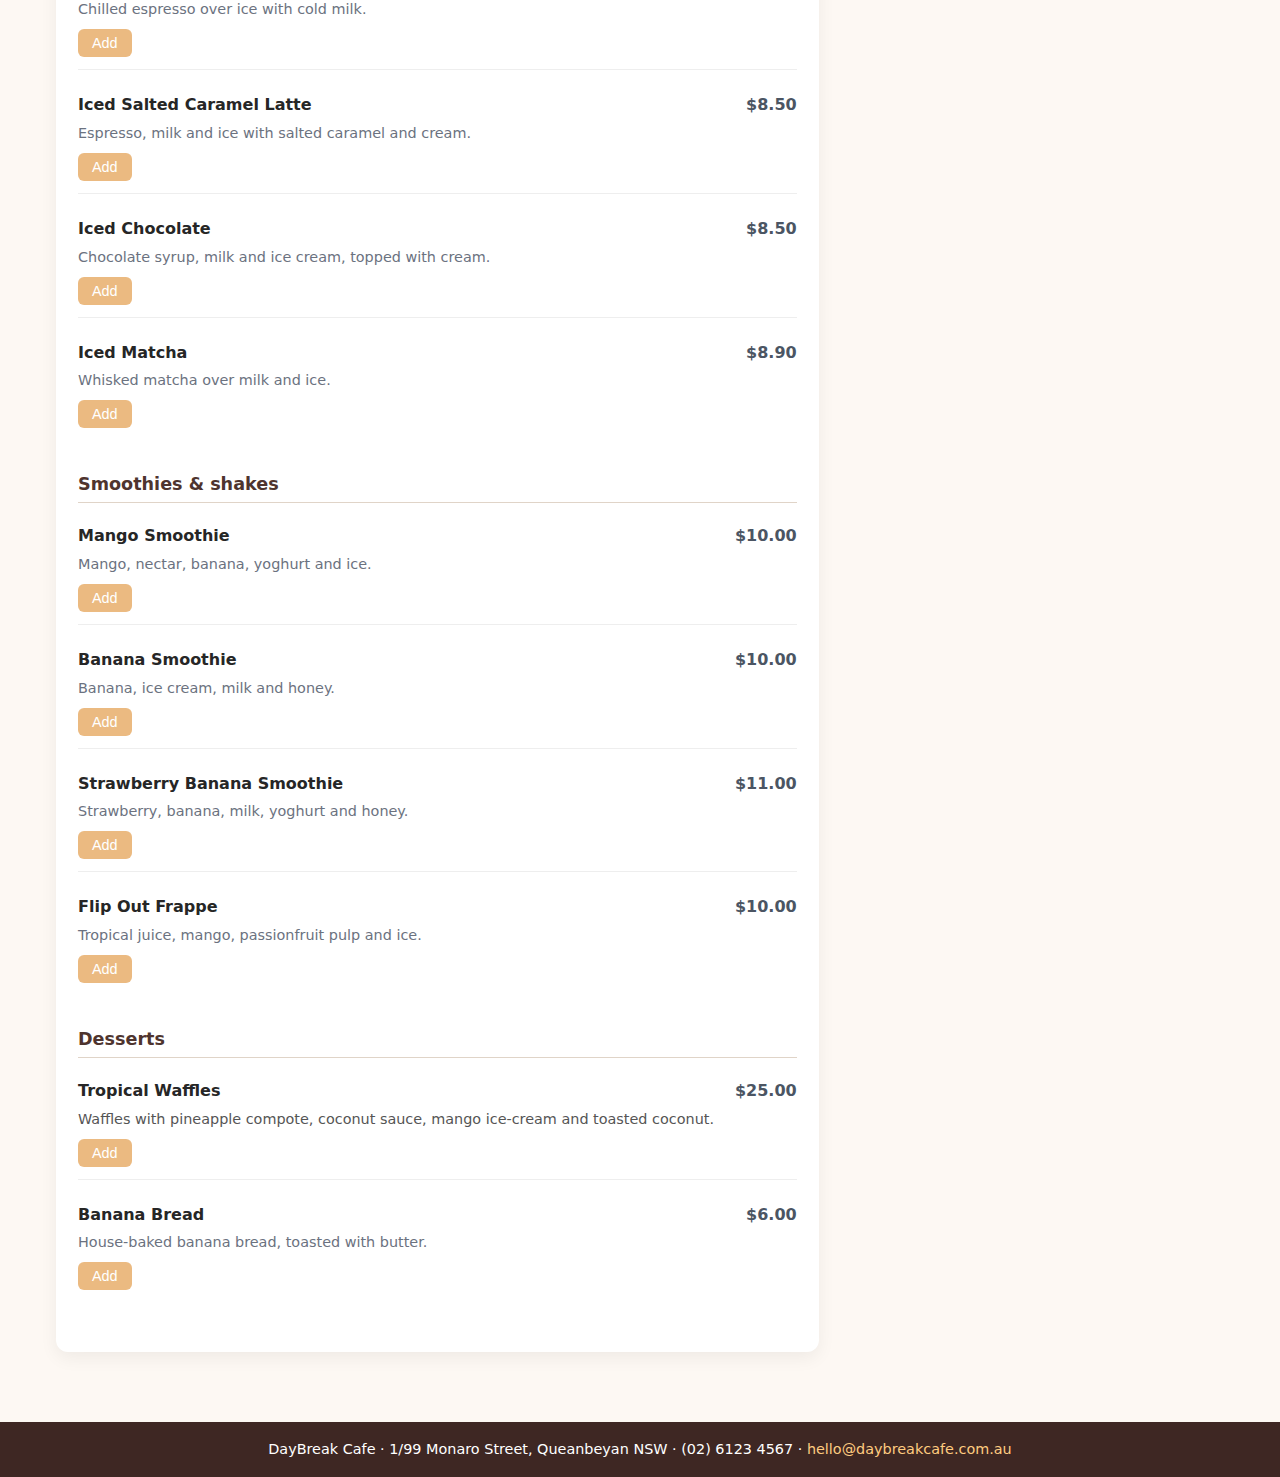
<file: order.html>
<!DOCTYPE html>
<html lang="en">
<head>
  <meta charset="UTF-8">
  <title>Order Online | DayBreak Cafe</title>
  <meta name="viewport" content="width=device-width, initial-scale=1.0">

  <!-- Base styles -->
  <link rel="stylesheet" href="css/reset.css">
  <link rel="stylesheet" href="css/style.css">
  <link rel="stylesheet" href="css/menu.css">
  <link rel="stylesheet" href="css/order.css">

  <!-- Favicons / Meta -->
  <meta name="description" content="Order breakfast, lunch, coffee and desserts online from DayBreak Cafe Queanbeyan. Pick up in-store and pay at the counter.">
</head>

<body>
<header class="site-header">
  <div class="logo">DayBreak Cafe</div>
  <button class="nav-toggle" aria-label="Toggle navigation" onclick="toggleNav()">
    ☰
  </button>
  <nav aria-label="Main navigation">
    <ul id="nav-menu">
      <li><a href="index.html">Home</a></li>
      <li><a href="menu.html">Menu</a></li>
      <li><a href="order.html" aria-current="page">Order Online</a></li>
      <li><a href="contact.html">Contact Us</a></li>
    </ul>
  </nav>
</header>

<main class="order-layout" aria-label="Online ordering">
  <!-- Session lock message container -->
  <div id="sessionMessage" class="session-message" hidden></div>

  <!-- Two-column layout -->
  <section class="card menu-section" aria-label="Menu items">
    <div class="menu-header">
      <h1>Order Online</h1>
      <p>Place your order and pay at the counter when you arrive.</p>
    </div>

    <!-- Opening hours / store status -->
    <div id="storeStatus" class="store-status" aria-live="polite"></div>

    <!-- Menu categories -->
    <section aria-labelledby="breakfast-heading">
      <h2 id="breakfast-heading">Breakfast <span class="sub-label">(until 11:30 am)</span></h2>

      <article class="menu-item">
        <div class="menu-item-header">
          <h3 class="menu-item-name">Coconut Chia Pudding</h3>
          <span class="menu-item-price-label">$21.00</span>
        </div>
        <p class="menu-item-desc">
          Chia seeds soaked in coconut milk, topped with tropical fruits and fresh berries.
        </p>
        <button
          class="add-btn"
          type="button"
          data-name="Coconut Chia Pudding"
          data-price="21"
        >
          Add to order
        </button>
      </article>

      <article class="menu-item">
        <div class="menu-item-header">
          <h3 class="menu-item-name">Mediterranean Healthy Bowl</h3>
          <span class="menu-item-price-label">$23.00</span>
        </div>
        <p class="menu-item-desc">
          Grilled zucchini, marinated chickpeas, roasted peppers and caramelised onion,
          finished with soft poached eggs and maple Dijon dressing.
        </p>
        <button class="add-btn" type="button"
                data-name="Mediterranean Healthy Bowl"
                data-price="23">
          Add to order
        </button>
      </article>

      <article class="menu-item">
        <div class="menu-item-header">
          <h3 class="menu-item-name">Eggs on Toast</h3>
          <span class="menu-item-price-label">$16.00</span>
        </div>
        <p class="menu-item-desc">
          Two eggs your way on sourdough or multigrain toast.
        </p>
        <button class="add-btn" type="button"
                data-name="Eggs on Toast"
                data-price="16">
          Add to order
        </button>
      </article>

      <article class="menu-item">
        <div class="menu-item-header">
          <h3 class="menu-item-name">Breakfast Burrito</h3>
          <span class="menu-item-price-label">$19.00</span>
        </div>
        <p class="menu-item-desc">
          Flour tortilla with scrambled eggs, spiced potatoes, refried beans, avocado,
          cheese, chilli jam and salsa.
        </p>
        <button class="add-btn" type="button"
                data-name="Breakfast Burrito"
                data-price="19">
          Add to order
        </button>
      </article>

      <article class="menu-item">
        <div class="menu-item-header">
          <h3 class="menu-item-name">Bakehouse Eggs Benedict</h3>
          <span class="menu-item-price-label">$25.00</span>
        </div>
        <p class="menu-item-desc">
          Two poached eggs, wilted spinach and hollandaise on sourdough
          with your choice of bacon or chorizo.
        </p>
        <button class="add-btn" type="button"
                data-name="Bakehouse Eggs Benedict"
                data-price="25">
          Add to order
        </button>
      </article>
    </section>

    <section aria-labelledby="breakfast-sides-heading">
      <h2 id="breakfast-sides-heading">Breakfast sides</h2>

      <article class="menu-item simple">
        <div class="menu-item-header">
          <h3 class="menu-item-name">Avocado</h3>
          <span class="menu-item-price-label">$4.00</span>
        </div>
        <p class="menu-item-desc">Fresh avocado slices.</p>
        <button class="add-btn" type="button" data-name="Avocado" data-price="4">
          Add
        </button>
      </article>

      <article class="menu-item simple">
        <div class="menu-item-header">
          <h3 class="menu-item-name">Grilled Bacon</h3>
          <span class="menu-item-price-label">$5.00</span>
        </div>
        <p class="menu-item-desc">Crispy smoked bacon.</p>
        <button class="add-btn" type="button" data-name="Grilled Bacon" data-price="5">
          Add
        </button>
      </article>

      <article class="menu-item simple">
        <div class="menu-item-header">
          <h3 class="menu-item-name">Grilled Chorizo</h3>
          <span class="menu-item-price-label">$6.00</span>
        </div>
        <p class="menu-item-desc">Spicy grilled chorizo slices.</p>
        <button class="add-btn" type="button" data-name="Grilled Chorizo" data-price="6">
          Add
        </button>
      </article>

      <article class="menu-item simple">
        <div class="menu-item-header">
          <h3 class="menu-item-name">Hash Browns</h3>
          <span class="menu-item-price-label">$4.00</span>
        </div>
        <p class="menu-item-desc">Crispy potato hash browns.</p>
        <button class="add-btn" type="button" data-name="Hash Browns" data-price="4">
          Add
        </button>
      </article>

      <article class="menu-item simple">
        <div class="menu-item-header">
          <h3 class="menu-item-name">Roasted Tomato</h3>
          <span class="menu-item-price-label">$4.00</span>
        </div>
        <p class="menu-item-desc">Slow-roasted tomato halves.</p>
        <button class="add-btn" type="button" data-name="Roasted Tomato" data-price="4">
          Add
        </button>
      </article>

      <article class="menu-item simple">
        <div class="menu-item-header">
          <h3 class="menu-item-name">Halloumi</h3>
          <span class="menu-item-price-label">$5.00</span>
        </div>
        <p class="menu-item-desc">Grilled halloumi slices.</p>
        <button class="add-btn" type="button" data-name="Halloumi" data-price="5">
          Add
        </button>
      </article>

      <article class="menu-item simple">
        <div class="menu-item-header">
          <h3 class="menu-item-name">Smoked Salmon</h3>
          <span class="menu-item-price-label">$6.00</span>
        </div>
        <p class="menu-item-desc">Fresh smoked salmon slices.</p>
        <button class="add-btn" type="button" data-name="Smoked Salmon" data-price="6">
          Add
        </button>
      </article>
    </section>

    <section aria-labelledby="lunch-heading">
      <h2 id="lunch-heading">Lunch &amp; Bowls <span class="sub-label">(from 11:00 am)</span></h2>

      <article class="menu-item">
        <div class="menu-item-header">
          <h3 class="menu-item-name">Falafel Bowl (V)</h3>
          <span class="menu-item-price-label">$23.00</span>
        </div>
        <p class="menu-item-desc">
          Falafel, greens, grains and seasonal vegetables with house dressing.
        </p>
        <button class="add-btn" type="button"
                data-name="Falafel Bowl (V)" data-price="23">
          Add
        </button>
      </article>

      <article class="menu-item">
        <div class="menu-item-header">
          <h3 class="menu-item-name">Hanoi Bowl</h3>
          <span class="menu-item-price-label">$26.00</span>
        </div>
        <p class="menu-item-desc">
          Rice noodles with shredded vegetables, herbs, spiced chicken and nuoc cham dressing.
        </p>
        <button class="add-btn" type="button"
                data-name="Hanoi Bowl" data-price="26">
          Add
        </button>
      </article>

      <article class="menu-item">
        <div class="menu-item-header">
          <h3 class="menu-item-name">Thai Pineapple Fried Rice</h3>
          <span class="menu-item-price-label">$23.00</span>
        </div>
        <p class="menu-item-desc">
          Jasmine rice wok‑tossed with vegetables, pineapple and egg in a light soy sauce.
        </p>
        <button class="add-btn" type="button"
                data-name="Thai Pineapple Fried Rice" data-price="23">
          Add
        </button>
      </article>

      <article class="menu-item">
        <div class="menu-item-header">
          <h3 class="menu-item-name">Chicken Fajita Tacos</h3>
          <span class="menu-item-price-label">$20.00</span>
        </div>
        <p class="menu-item-desc">
          Three soft tacos with fajita‑spiced chicken, lettuce,
          pickled onion and jalapeño‑coriander sauce.
        </p>
        <button class="add-btn" type="button"
                data-name="Chicken Fajita Tacos" data-price="20">
          Add
        </button>
      </article>

      <article class="menu-item">
        <div class="menu-item-header">
          <h3 class="menu-item-name">Signature Calamari</h3>
          <span class="menu-item-price-label">$27.00</span>
        </div>
        <p class="menu-item-desc">
          Lemon and black pepper calamari with rocket, tomato and cucumber salsa.
        </p>
        <button class="add-btn" type="button"
                data-name="Signature Calamari" data-price="27">
          Add
        </button>
      </article>

      <article class="menu-item simple">
        <div class="menu-item-header">
          <h3 class="menu-item-name">Bowl of Chips</h3>
          <span class="menu-item-price-label">$10.00</span>
        </div>
        <p class="menu-item-desc">
          Hot chips with creamy garlic sauce.
        </p>
        <button class="add-btn" type="button"
                data-name="Bowl of Chips" data-price="10">
          Add
        </button>
      </article>

      <article class="menu-item simple">
        <div class="menu-item-header">
          <h3 class="menu-item-name">Bowl of Loaded Chips</h3>
          <span class="menu-item-price-label">$12.00</span>
        </div>
        <p class="menu-item-desc">
          House‑seasoned chips with spring onions, fried shallots and cheese sauce.
        </p>
        <button class="add-btn" type="button"
                data-name="Bowl of Loaded Chips" data-price="12">
          Add
        </button>
      </article>
    </section>

    <section aria-labelledby="coffee-heading">
      <h2 id="coffee-heading">Coffee &amp; iced drinks</h2>

      <article class="menu-item simple">
        <div class="menu-item-header">
          <h3 class="menu-item-name">Espresso</h3>
          <span class="menu-item-price-label">$4.50</span>
        </div>
        <p class="menu-item-desc">Single or double shot.</p>
        <button class="add-btn" type="button"
                data-name="Espresso" data-price="4.5">
          Add
        </button>
      </article>

      <article class="menu-item simple">
        <div class="menu-item-header">
          <h3 class="menu-item-name">Latte / Cappuccino / Flat White</h3>
          <span class="menu-item-price-label">$5.00</span>
        </div>
        <p class="menu-item-desc">
          Choice of full cream, skim, soy, oat or almond milk.
        </p>
        <button class="add-btn" type="button"
                data-name="Latte / Cappuccino / Flat White"
                data-price="5">
          Add
        </button>
      </article>

      <article class="menu-item simple">
        <div class="menu-item-header">
          <h3 class="menu-item-name">Iced Latte</h3>
          <span class="menu-item-price-label">$7.00</span>
        </div>
        <p class="menu-item-desc">Chilled espresso over ice with cold milk.</p>
        <button class="add-btn" type="button"
                data-name="Iced Latte" data-price="7">
          Add
        </button>
      </article>

      <article class="menu-item simple">
        <div class="menu-item-header">
          <h3 class="menu-item-name">Iced Salted Caramel Latte</h3>
          <span class="menu-item-price-label">$8.50</span>
        </div>
        <p class="menu-item-desc">
          Espresso, milk and ice with salted caramel and cream.
        </p>
        <button class="add-btn" type="button"
                data-name="Iced Salted Caramel Latte" data-price="8.5">
          Add
        </button>
      </article>

      <article class="menu-item simple">
        <div class="menu-item-header">
          <h3 class="menu-item-name">Iced Chocolate</h3>
          <span class="menu-item-price-label">$8.50</span>
        </div>
        <p class="menu-item-desc">
          Chocolate syrup, milk and ice cream, topped with cream.
        </p>
        <button class="add-btn" type="button"
                data-name="Iced Chocolate" data-price="8.5">
          Add
        </button>
      </article>

      <article class="menu-item simple">
        <div class="menu-item-header">
          <h3 class="menu-item-name">Iced Matcha</h3>
          <span class="menu-item-price-label">$8.90</span>
        </div>
        <p class="menu-item-desc">
          Whisked matcha over milk and ice.
        </p>
        <button class="add-btn" type="button"
                data-name="Iced Matcha" data-price="8.9">
          Add
        </button>
      </article>
    </section>

    <section aria-labelledby="smoothies-heading">
      <h2 id="smoothies-heading">Smoothies &amp; shakes</h2>

      <article class="menu-item simple">
        <div class="menu-item-header">
          <h3 class="menu-item-name">Mango Smoothie</h3>
          <span class="menu-item-price-label">$10.00</span>
        </div>
        <p class="menu-item-desc">
          Mango, nectar, banana, yoghurt and ice.
        </p>
        <button class="add-btn" type="button"
                data-name="Mango Smoothie" data-price="10">
          Add
        </button>
      </article>

      <article class="menu-item simple">
        <div class="menu-item-header">
          <h3 class="menu-item-name">Banana Smoothie</h3>
          <span class="menu-item-price-label">$10.00</span>
        </div>
        <p class="menu-item-desc">
          Banana, ice cream, milk and honey.
        </p>
        <button class="add-btn" type="button"
                data-name="Banana Smoothie" data-price="10">
          Add
        </button>
      </article>

      <article class="menu-item simple">
        <div class="menu-item-header">
          <h3 class="menu-item-name">Strawberry Banana Smoothie</h3>
          <span class="menu-item-price-label">$11.00</span>
        </div>
        <p class="menu-item-desc">
          Strawberry, banana, milk, yoghurt and honey.
        </p>
        <button class="add-btn" type="button"
                data-name="Strawberry Banana Smoothie" data-price="11">
          Add
        </button>
      </article>

      <article class="menu-item simple">
        <div class="menu-item-header">
          <h3 class="menu-item-name">Flip Out Frappe</h3>
          <span class="menu-item-price-label">$10.00</span>
        </div>
        <p class="menu-item-desc">
          Tropical juice, mango, passionfruit pulp and ice.
        </p>
        <button class="add-btn" type="button"
                data-name="Flip Out Frappe" data-price="10">
          Add
        </button>
      </article>
    </section>

    <section aria-labelledby="desserts-heading">
      <h2 id="desserts-heading">Desserts</h2>

      <article class="menu-item">
        <div class="menu-item-header">
          <h3 class="menu-item-name">Tropical Waffles</h3>
          <span class="menu-item-price-label">$25.00</span>
        </div>
        <p class="menu-item-desc">
          Waffles with pineapple compote, coconut sauce, mango ice‑cream and toasted coconut.
        </p>
        <button class="add-btn" type="button"
                data-name="Tropical Waffles" data-price="25">
          Add
        </button>
      </article>

      <article class="menu-item simple">
        <div class="menu-item-header">
          <h3 class="menu-item-name">Banana Bread</h3>
          <span class="menu-item-price-label">$6.00</span>
        </div>
        <p class="menu-item-desc">
          House‑baked banana bread, toasted with butter.
        </p>
        <button class="add-btn" type="button"
                data-name="Banana Bread" data-price="6">
          Add
        </button>
      </article>
    </section>
  </section>

  <!-- Cart / checkout column -->
  <aside class="card cart-section" aria-label="Your order">
    <h2>Your order</h2>

    <form id="checkoutForm" onsubmit="event.preventDefault(); checkout();" novalidate>
      <label class="field-label" for="customerName">Name</label>
      <input
        type="text"
        id="customerName"
        name="customerName"
        placeholder="Your name"
        autocomplete="name"
        required
      >

      <label class="field-label" for="customerPhone">Mobile number</label>
      <input
        type="tel"
        id="customerPhone"
        name="customerPhone"
        placeholder="e.g. 0412345678"
        autocomplete="tel"
        required
      >

      <ul id="cart" class="cart-list" aria-live="polite"></ul>

      <div class="cart-summary">
        <span>Total</span>
        <span>$<span id="total">0.00</span></span>
      </div>

      <div class="captcha-box">
        <p id="captchaQuestion" class="captcha-question"></p>
        <label class="visually-hidden" for="captchaAnswer">Captcha answer</label>
        <input
          type="number"
          id="captchaAnswer"
          name="captchaAnswer"
          inputmode="numeric"
          placeholder="Enter answer"
          required
        >
      </div>

      <button id="checkoutButton" class="checkout-btn" type="submit">
        Place order &amp; pay at counter
      </button>
<div class="g-recaptcha" data-sitekey="6LfC2oIsAAAAADqTLRG241_c_AoVRpO4ZJlFS-AU"></div>

      <button
        type="button"
        class="admin-link"
        onclick="adminLogin()"
      >
        Admin login
      </button>
    </form>
  </aside>
</main>

<footer class="site-footer">
  <p>
    DayBreak Cafe · 1/99 Monaro Street, Queanbeyan NSW · (02) 6123 4567 ·
    <a href="mailto:hello@daybreakcafe.com.au">hello@daybreakcafe.com.au</a>
  </p>
</footer>
<script src="https://www.google.com/recaptcha/api.js" async defer></script>

<script>
  function toggleNav() {
    document.getElementById("nav-menu").classList.toggle("show");
  }

  // Session lock
  (function() {
    const main = document.querySelector(".order-layout");
    const msg = document.getElementById("sessionMessage");
    if (sessionStorage.getItem("orderPlaced")) {
      msg.innerHTML = `
        <h2>Order already placed</h2>
        <p>You have already placed an order in this browser session.</p>
        <p>Please refresh the page or reopen your browser to place another order.</p>
      `;
      msg.hidden = false;
      main.setAttribute("aria-hidden", "true");
      document.getElementById("checkoutButton").disabled = true;
    }
  })();
</script>

<script src="js/order.js"></script>
</body>
</html>
</file>
<file: css/style.css>
/* Layout: header, nav, footer, main */

header {
  position: sticky;
  top: 0;
  z-index: 1000;
  background-color: #3e2723;
  color: #fff;
  padding: 10px 20px;
  display: flex;
  align-items: center;
  justify-content: space-between;
}

.logo {
  font-size: 1.4rem;
  font-weight: bold;
  letter-spacing: 1px;
}

nav ul {
  list-style: none;
  display: flex;
  gap: 20px;
}

nav a {
  color: #fff;
  font-size: 0.95rem;
  font-weight: bold;
}

nav a:hover {
  text-decoration: underline;
}

.nav-toggle {
  display: none;
  font-size: 1.5rem;
  cursor: pointer;
}

@media (max-width: 768px) {
  nav ul {
    display: none;
    flex-direction: column;
    background-color: #3e2723;
    position: absolute;
    top: 50px;
    right: 0;
    width: 100%;
    padding: 10px 20px 20px;
  }

  nav ul.show {
    display: flex;
  }

  .nav-toggle {
    display: block;
  }
}

main {
  max-width: 1100px;
  margin: 0 auto;
  padding: 20px;
}

/* Footer */

footer {
  background-color: #3e2723;
  color: #fff;
  padding: 20px;
  margin-top: 20px;
}

.footer-inner {
  max-width: 1100px;
  margin: 0 auto;
  display: flex;
  flex-wrap: wrap;
  gap: 20px;
  justify-content: space-between;
  font-size: 0.9rem;
}

.footer-section h3 {
  font-size: 1rem;
  margin-bottom: 6px;
}

.footer-section p {
  margin-bottom: 4px;
}

.social-links a {
  margin-right: 10px;
  color: #ffcc80;
}

.footer-bottom {
  width: 100%;
  margin-top: 10px;
  font-size: 0.8rem;
  text-align: center;
}

/* Home page sections */

.hero {
  position: relative;
  background-image: url('https://images.pexels.com/photos/374885/pexels-photo-374885.jpeg');
  background-size: cover;
  background-position: center;
  border-radius: 8px;
  overflow: hidden;
  color: #fff;
  padding: 60px 20px;
  text-align: center;
  margin-bottom: 30px;
}

.hero::after {
  content: "";
  position: absolute;
  inset: 0;
  background: rgba(0, 0, 0, 0.4);
}

.hero-content {
  position: relative;
  z-index: 1;
}

.hero h1 {
  font-size: 2.2rem;
  margin-bottom: 10px;
}

.hero p {
  font-size: 1.1rem;
  margin-bottom: 20px;
}

/* Buttons + hover */

.btn {
  display: inline-block;
  background-color: #ffcc80;
  color: #3e2723;
  padding: 10px 20px;
  border-radius: 4px;
  font-weight: bold;
  cursor: pointer;
  border: none;
  transition: background-color 0.2s ease, transform 0.15s ease;
}

.btn:hover,
.btn:focus-visible {
  background-color: #ffb74d;
  transform: translateY(-1px);
}

/* Secondary button style */

.btn-outline {
  background-color: transparent;
  color: #ffcc80;
  border: 1px solid #ffcc80;
}

.btn-outline:hover,
.btn-outline:focus-visible {
  background-color: #ffcc80;
  color: #3e2723;
}

/* CTA bar under hero */

.hero-cta-row {
  margin-top: 10px;
  display: flex;
  flex-wrap: wrap;
  gap: 10px;
  justify-content: center;
}

/* Sections */

section {
  margin-bottom: 30px;
}

h2 {
  font-size: 1.6rem;
  margin-bottom: 10px;
  color: #3e2723;
}

.section-text {
  margin-bottom: 10px;
}

.about-grid {
  display: grid;
  grid-template-columns: 2fr 1fr;
  gap: 20px;
}

@media (max-width: 768px) {
  .about-grid {
    grid-template-columns: 1fr;
  }
}

.usp-list {
  list-style: disc;
  padding-left: 20px;
}

.hours-table {
  width: 100%;
  border-collapse: collapse;
  margin-top: 10px;
}

.hours-table th,
.hours-table td {
  padding: 6px 8px;
  border-bottom: 1px solid #ddd;
  text-align: left;
  font-size: 0.95rem;
}

.hours-table th {
  background-color: #efebe9;
}

.map-container {
  margin-top: 10px;
  border-radius: 8px;
  overflow: hidden;
  border: 1px solid #ddd;
}

.map-container iframe {
  width: 100%;
  height: 250px;
  border: 0;
}

/* Simple hover for menu items (shared class) */

.menu-item {
  transition: background-color 0.15s ease;
}

.
</file>
<file: css/contact.css>
h1 {
  font-size: 2rem;
  color: #3e2723;
  margin-bottom: 10px;
  text-align: center;
}

.contact-grid {
  display: grid;
  grid-template-columns: 1.1fr 1fr;
  gap: 20px;
  margin-top: 15px;
}

@media (max-width: 768px) {
  .contact-grid {
    grid-template-columns: 1fr;
  }
}

.info-block h2 {
  font-size: 1.4rem;
  margin-bottom: 6px;
  color: #4e342e;
}

.info-block p {
  margin-bottom: 6px;
}

.hours-table {
  width: 100%;
  border-collapse: collapse;
  margin-top: 8px;
  font-size: 0.95rem;
}

.hours-table th,
.hours-table td {
  padding: 6px 8px;
  border-bottom: 1px solid #ddd;
  text-align: left;
}

.hours-table th {
  background-color: #efebe9;
}

.map-container {
  margin-top: 10px;
  border-radius: 8px;
  overflow: hidden;
  border: 1px solid #ddd;
}

.map-container iframe {
  width: 100%;
  height: 250px;
  border: 0;
}

form {
  background-color: #fff;
  padding: 15px;
  border-radius: 8px;
  box-shadow: 0 1px 4px rgba(0,0,0,0.08);
}

label {
  display: block;
  margin-bottom: 4px;
  font-weight: bold;
  font-size: 0.95rem;
}

input[type="text"],
input[type="email"],
textarea {
  width: 100%;
  padding: 8px;
  margin-bottom: 10px;
  border: 1px solid #ccc;
  border-radius: 4px;
  font-family: inherit;
  font-size: 0.95rem;
}

textarea {
  resize: vertical;
  min-height: 100px;
}

.btn {
  display: inline-block;
  background-color: #ffcc80;
  color: #3e2723;
  padding: 10px 20px;
  border-radius: 4px;
  font-weight: bold;
  cursor: pointer;
  border: none;
  transition: background-color 0.2s ease, transform 0.15s ease;
}

.btn:hover,
.btn:focus-visible {
  background-color: #ffb74d;
  transform: translateY(-1px);
}

.required {
  color: #d32f2f;
}

.form-message {
  margin-top: 8px;
  font-size: 0.9rem;
}

.form-message.success {
  color: #2e7d32;
}

.form-message.error {
  color: #c62828;
}

footer {
  background-color: #3e2723;
  color: #fff;
  padding: 15px 20px;
  margin-top: 20px;
  font-size: 0.9rem;
  text-align: center;
}
</file>
<file: css/menu.css>
h1 {
  font-size: 2rem;
  color: #3e2723;
  margin-bottom: 5px;
  text-align: center;
}

.intro {
  text-align: center;
  margin-bottom: 25px;
  font-size: 0.95rem;
}

.menu-grid {
  display: grid;
  grid-template-columns: 1fr 1fr;
  gap: 20px;
}

@media (max-width: 900px) {
  .menu-grid {
    grid-template-columns: 1fr;
  }
}

.menu-section {
  background-color: #ffffff;
  border-radius: 8px;
  padding: 15px 15px 10px;
  box-shadow: 0 1px 4px rgba(0,0,0,0.08);
}

.menu-section h2 {
  font-size: 1.4rem;
  margin-bottom: 8px;
  color: #4e342e;
  border-bottom: 1px solid #e0d4c8;
  padding-bottom: 4px;
}

.menu-section small {
  display: block;
  font-size: 0.8rem;
  color: #777;
  margin-bottom: 8px;
}

.menu-item {
  margin-bottom: 10px;
}

.menu-item-header {
  display: flex;
  justify-content: space-between;
  align-items: baseline;
}

.item-name {
  font-weight: bold;
  font-size: 0.98rem;
}

.item-price {
  margin-left: 10px;
  white-space: nowrap;
  color: #4e342e;
  font-weight: bold;
  font-size: 0.95rem;
}

.item-desc {
  font-size: 0.9rem;
  color: #666;
}

.tag {
  font-size: 0.8rem;
  text-transform: uppercase;
  margin-left: 4px;
  color: #8d6e63;
}

/* Simple footer style for standalone menu page variant */

footer {
  background-color: #3e2723;
  color: #fff;
  padding: 15px 20px;
  margin-top: 20px;
  font-size: 0.9rem;
  text-align: center;
}
</file>
<file: css/order.css>
/* order.css */

body {
  margin: 0;
  font-family: system-ui, -apple-system, BlinkMacSystemFont, "Segoe UI", sans-serif;
  background-color: #fdf8f3;
  color: #262626;
}

/* Header / footer skin */
.site-header,
.site-footer {
  background: #3e2723;
  color: #fff;
  padding: 16px 20px;
}

.site-header {
  display: flex;
  align-items: center;
  justify-content: space-between;
}

.site-header .logo {
  font-size: 1.25rem;
  font-weight: 600;
  letter-spacing: 0.03em;
}

.site-header nav ul {
  display: flex;
  gap: 16px;
  list-style: none;
  padding: 0;
  margin: 0;
}

.site-header nav a {
  color: #f5f5f5;
  text-decoration: none;
  font-size: 0.95rem;
}

.site-header nav a[aria-current="page"] {
  border-bottom: 2px solid #ffb74d;
}

.nav-toggle {
  display: none;
  background: transparent;
  color: #fff;
  border: none;
  font-size: 1.5rem;
  cursor: pointer;
}

.site-footer {
  text-align: center;
  font-size: 0.9rem;
}

.site-footer a {
  color: #ffcc80;
}

/* Layout */
.order-layout {
  max-width: 1200px;
  margin: 32px auto 40px;
  padding: 0 16px;
  display: grid;
  grid-template-columns: minmax(0, 2fr) minmax(0, 1fr);
  gap: 24px;
}

.card {
  background: #fff;
  border-radius: 12px;
  box-shadow: 0 6px 18px rgba(0, 0, 0, 0.06);
  padding: 20px 22px;
}

/* Session message */
.session-message {
  grid-column: 1 / -1;
  background: #fff6e5;
  border-radius: 10px;
  padding: 16px 18px;
  border: 1px solid #ffecb3;
}

.session-message h2 {
  margin-top: 0;
}

/* Menu column */
.menu-section {
  align-self: flex-start;
}

.menu-header h1 {
  margin: 0;
  font-size: 1.6rem;
}

.menu-header p {
  margin: 4px 0 16px;
  color: #555;
  font-size: 0.95rem;
}

.store-status {
  margin: 12px 0 16px;
}

.closed {
  background: #fee2e2;
  padding: 12px 16px;
  border-radius: 8px;
  color: #b91c1c;
  font-weight: 600;
  font-size: 0.95rem;
}

/* Section headings */
.menu-section h2 {
  font-size: 1.1rem;
  margin: 20px 0 8px;
  display: flex;
  align-items: baseline;
  gap: 6px;
}

.sub-label {
  font-size: 0.85rem;
  color: #777;
}

/* Menu item */
.menu-item {
  padding: 12px 0;
  border-bottom: 1px solid #eee;
}

.menu-item:last-of-type {
  border-bottom: none;
}

.menu-item-header {
  display: flex;
  justify-content: space-between;
  align-items: baseline;
  gap: 12px;
}

.menu-item-name {
  font-size: 1rem;
  font-weight: 600;
}

.menu-item-price-label {
  font-weight: 600;
  color: #4b5563;
  white-space: nowrap;
}

.menu-item-desc {
  margin: 4px 0 8px;
  font-size: 0.9rem;
  color: #555;
}

.menu-item.simple .menu-item-desc {
  color: #6b7280;
}

/* Add button */
.add-btn {
  background: #d97706;
  color: #fff;
  border: none;
  border-radius: 6px;
  padding: 6px 14px;
  font-size: 0.9rem;
  cursor: pointer;
  transition: background 0.15s ease, transform 0.1s ease;
}

.add-btn:hover:not(.disabled) {
  background: #b45309;
  transform: translateY(-1px);
}

.add-btn.disabled {
  cursor: not-allowed;
  opacity: 0.5;
}

/* Cart column */
.cart-section {
  align-self: flex-start;
  position: sticky;
  top: 20px;
}

.cart-section h2 {
  margin-top: 0;
  margin-bottom: 10px;
}

.field-label {
  display: block;
  margin: 10px 0 4px;
  font-size: 0.9rem;
  color: #374151;
}

.cart-section input[type="text"],
.cart-section input[type="tel"],
.cart-section input[type="number"] {
  width: 100%;
  padding: 8px 10px;
  border-radius: 6px;
  border: 1px solid #d1d5db;
  font-size: 0.95rem;
  margin-bottom: 6px;
  box-sizing: border-box;
}

.cart-section input:focus {
  outline: 2px solid #fbbf24;
  outline-offset: 1px;
}

/* Cart list */
.cart-list {
  list-style: none;
  padding: 0;
  margin: 12px 0;
  max-height: 260px;
  overflow-y: auto;
  border-top: 1px solid #eee;
  border-bottom: 1px solid #eee;
}

.cart-empty {
  padding: 10px 0;
  font-size: 0.9rem;
  color: #6b7280;
}

.cart-item {
  padding: 8px 0;
  display: flex;
  flex-direction: column;
  gap: 4px;
  border-bottom: 1px solid #f3f4f6;
}

.cart-item:last-child {
  border-bottom: none;
}

.cart-item-main {
  display: flex;
  justify-content: space-between;
  align-items: baseline;
  gap: 8px;
}

.cart-item-name {
  font-size: 0.95rem;
}

.cart-item-price {
  font-size: 0.95rem;
  font-weight: 600;
}

.cart-item-controls {
  display: flex;
  align-items: center;
  gap: 6px;
}

.qty-btn,
.remove-btn {
  border: none;
  border-radius: 4px;
  padding: 2px 7px;
  font-size: 0.8rem;
  cursor: pointer;
}

.qty-btn {
  background: #e5e7eb;
}

.qty-btn:hover {
  background: #d1d5db;
}

.remove-btn {
  background: #ef4444;
  color: #fff;
}

.remove-btn:hover {
  background: #dc2626;
}

.cart-item-qty {
  font-size: 0.9rem;
  min-width: 16px;
  text-align: center;
}

/* Cart summary */
.cart-summary {
  display: flex;
  justify-content: space-between;
  align-items: baseline;
  font-size: 1rem;
  margin: 10px 0;
  font-weight: 600;
}

/* Captcha */
.captcha-box {
  background: #f3f4f6;
  padding: 8px 10px;
  border-radius: 6px;
  margin: 8px 0 12px;
  font-size: 0.9rem;
}

.captcha-question {
  margin: 0 0 4px;
}

/* Buttons */
.checkout-btn {
  width: 100%;
  padding: 10px;
  background: #10b981;
  color: #fff;
  border: none;
  border-radius: 6px;
  font-size: 0.95rem;
  cursor: pointer;
  margin-top: 4px;
  transition: background 0.15s ease, transform 0.1s ease;
}

.checkout-btn:hover:not(:disabled) {
  background: #059669;
  transform: translateY(-1px);
}

.checkout-btn:disabled {
  background: #9ca3af;
  cursor: not-allowed;
}

.admin-link {
  margin-top: 8px;
  width: 100%;
  background: transparent;
  border: none;
  color: #6b7280;
  font-size: 0.85rem;
  text-align: right;
  cursor: pointer;
  text-decoration: underline;
}

/* Confirmation */
.confirmation-card {
  max-width: 520px;
  margin: 40px auto;
  text-align: center;
}

.confirmation-card h1 {
  margin-top: 0;
}

/* Accessibility helpers */
.visually-hidden {
  position: absolute;
  width: 1px;
  height: 1px;
  padding: 0;
  margin: -1px;
  overflow: hidden;
  clip: rect(0, 0, 0, 0);
  border: 0;
}

/* Responsive navigation & layout */
@media (max-width: 768px) {
  .order-layout {
    grid-template-columns: 1fr;
  }

  .site-header nav ul {
    display: none;
    flex-direction: column;
    margin-top: 10px;
  }

  .site-header nav ul.show {
    display: flex;
  }

  .nav-toggle {
    display: block;
  }

  .site-header {
    flex-wrap: wrap;
  }

  .cart-section {
    position: static;
  }
}

@media (max-width: 480px) {
  .card {
    padding: 16px;
  }

  .menu-item-header {
    flex-direction: column;
    align-items: flex-start;
    gap: 2px;
  }

  .cart-item-main {
    flex-direction: column;
    align-items: flex-start;
  }
}
</file>
